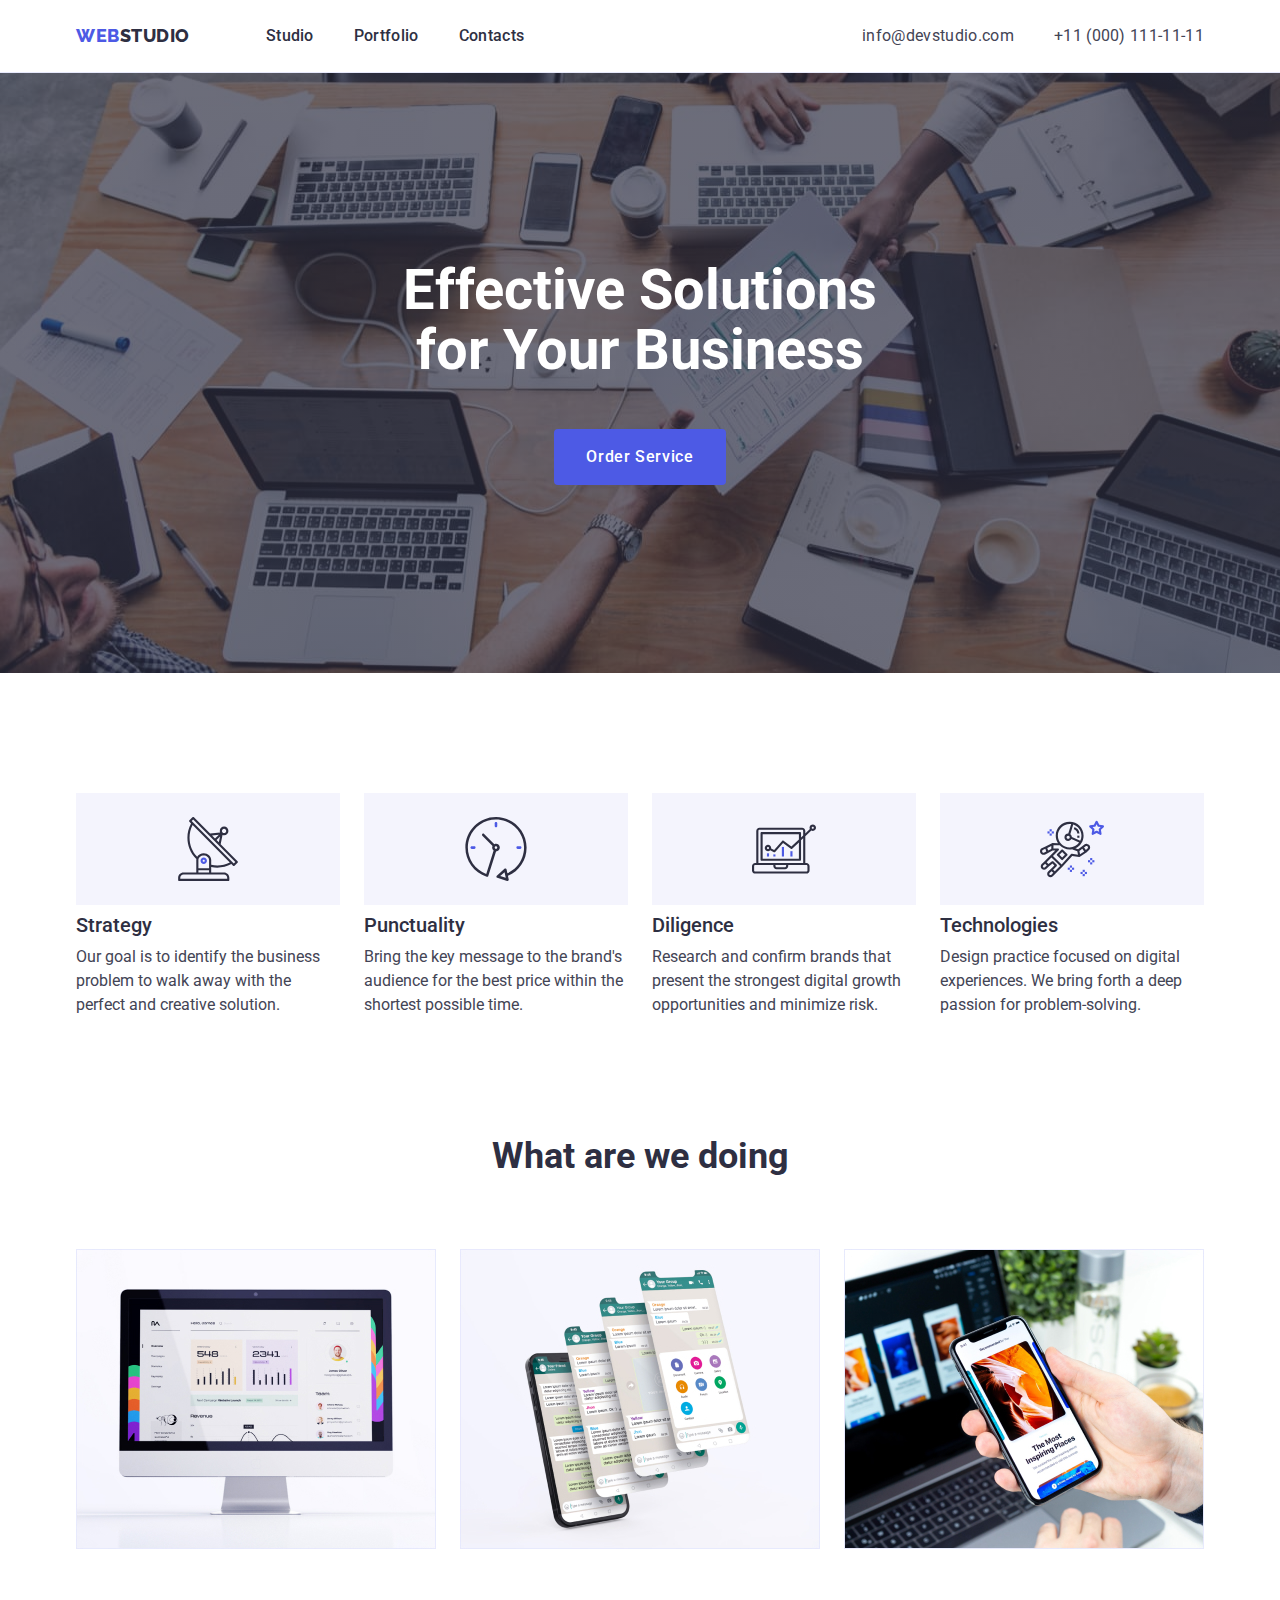
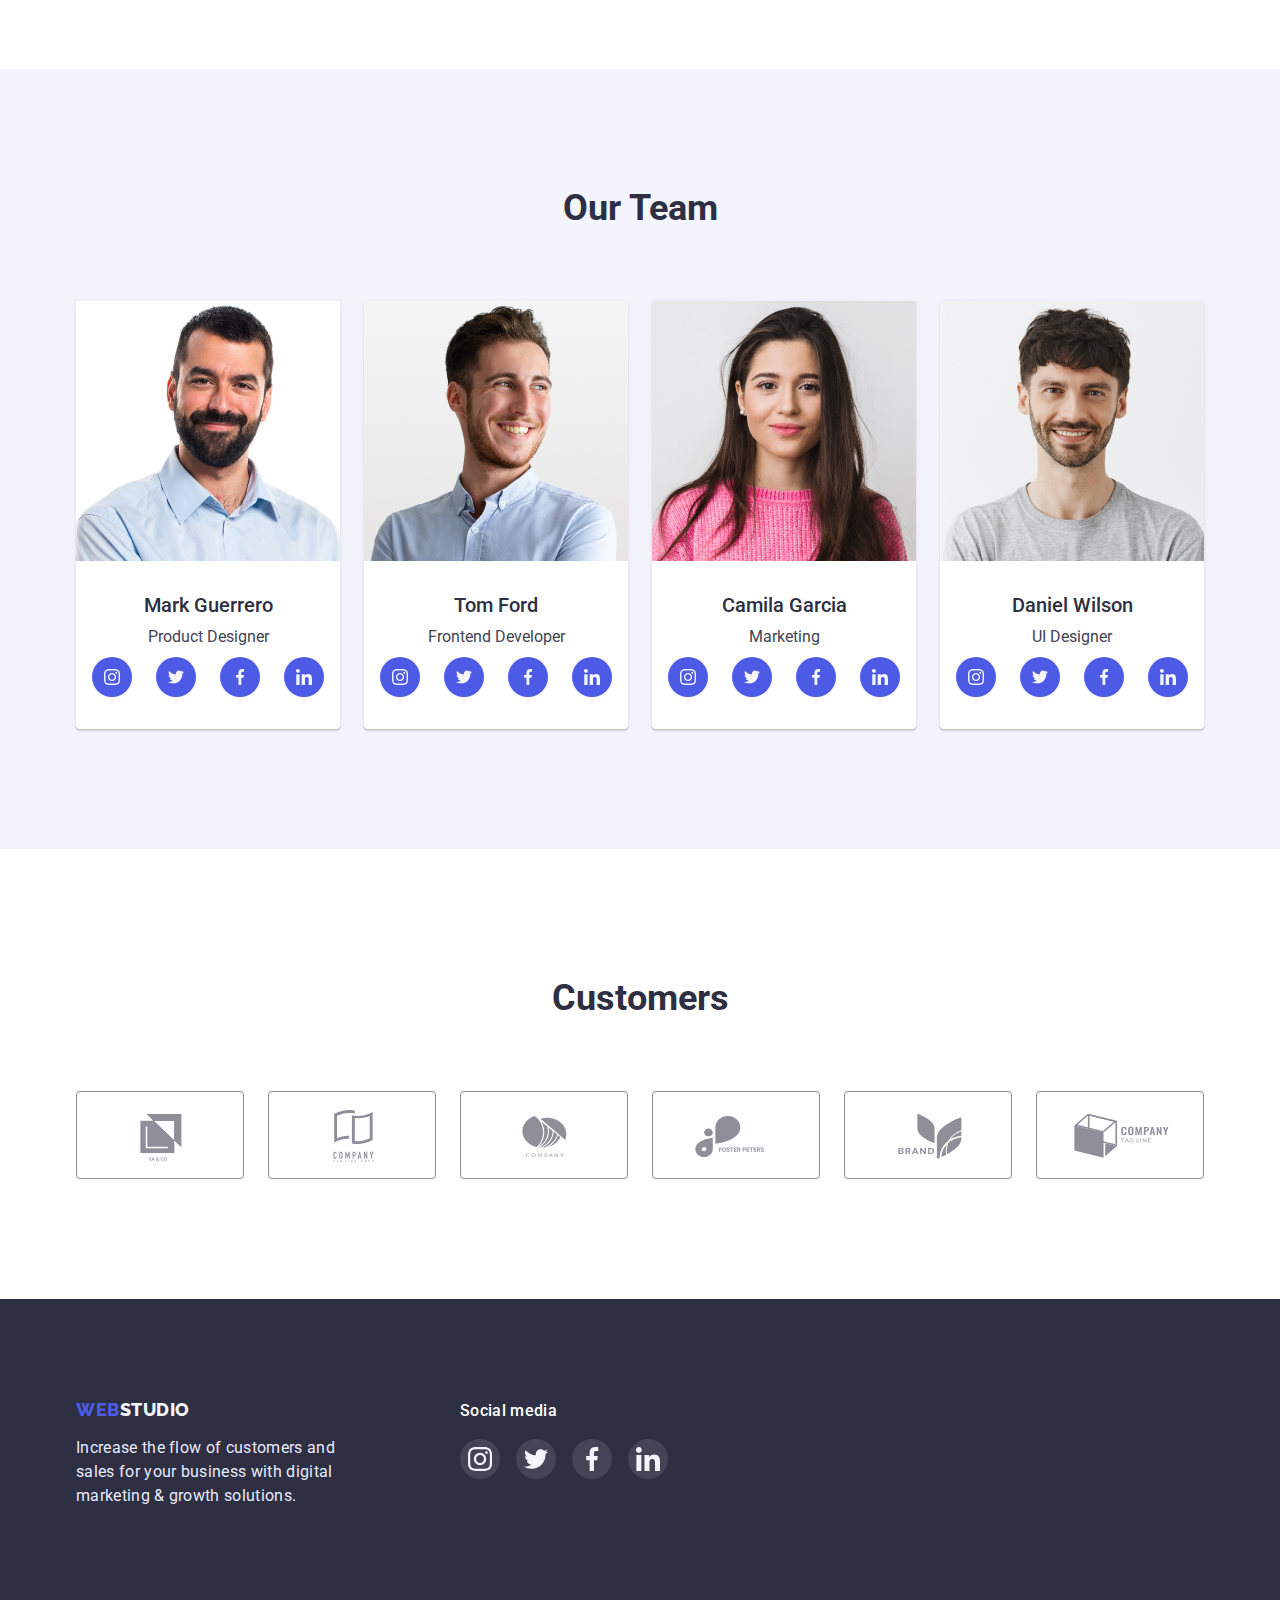
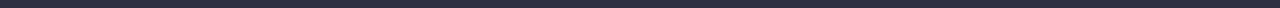
<file: index.html>
<!DOCTYPE html>
<html lang="en">
  <head>
    <meta charset="UTF-8" />
    <meta http-equiv="X-UA-Compatible" content="IE=edge" />
    <meta name="viewport" content="width=device-width, initial-scale=1.0" />
    <title>Studio</title>
    <link
      href="https://fonts.googleapis.com/css2?family=Raleway:wght@800&family=Roboto:wght@400;500;700;900&display=swap"
      rel="stylesheet"
    />
    <link
      rel="stylesheet"
      href="https://cdnjs.cloudflare.com/ajax/libs/modern-normalize/1.1.0/modern-normalize.min.css"
    />
    <link rel="stylesheet" href="./css/styles.css" />
  </head>

  <body>
    <!--Шапка сайту-->

    <header class="part-header">
      <div class="container header-container">
        <nav class="nav">
          <a href="" class="logo"
            ><span class="logo-partone">WEB</span>STUDIO</a
          >

          <ul class="list-header">
            <li class="navigator">
              <a class="nav-link" href="./index.html">Studio</a>
            </li>
            <li class="navigator">
              <a class="nav-link" href="./portfolio.html">Portfolio</a>
            </li>
            <li class="navigator"><a class="nav-link" href="">Contacts</a></li>
          </ul>
        </nav>

        <address>
          <ul class="list-header-contact">
            <li class="contact-item">
              <a class="contact-link" href="mailto:info@devstudio.com"
                >info@devstudio.com</a
              >
            </li>
            <li class="contact-item">
              <a class="contact-link" href="tel:+110001111111"
                >+11 (000) 111-11-11</a
              >
            </li>
          </ul>
        </address>
      </div>
    </header>

    <main>
      <!--Герой-->
      <section class="hero">
        <div class="container">
          <h1 class="hero-title">Effective Solutions for Your Business</h1>
          <button class="button primary">Order Service</button>
        </div>
      </section>

      <!--Переваги-->

      <section class="section-advantages">
        <div class="container">
          <h2 class="visually-hidden">Advantages</h2>

          <ul class="future-list">
            <li class="future-item">
              <div class="advantages-section">
                <svg class="advantages-icon">
                  <use href="./images/icons.svg.svg#icon-antenna-1"></use>
                </svg>
              </div>
              <h3 class="future-title">Strategy</h3>
              <p class="future-text">
                Our goal is to identify the business problem to walk away with
                the perfect and creative solution.
              </p>
            </li>

            <li class="future-item">
              <div class="advantages-section">
                <svg class="advantages-icon">
                  <use href="./images/icons.svg.svg#icon-clock-1"></use>
                </svg>
              </div>
              <h3 class="future-title list-type">Punctuality</h3>
              <p class="future-text">
                Bring the key message to the brand's audience for the best price
                within the shortest possible time.
              </p>
            </li>

            <li class="future-item">
              <div class="advantages-section">
                <svg class="advantages-icon">
                  <use href="./images/icons.svg.svg#icon-diagram-1"></use>
                </svg>
              </div>
              <h3 class="future-title list-type">Diligence</h3>
              <p class="future-text">
                Research and confirm brands that present the strongest digital
                growth opportunities and minimize risk.
              </p>
            </li>

            <li class="future-item">
              <div class="advantages-section">
                <svg class="advantages-icon">
                  <use href="./images/icons.svg.svg#icon-astronaut-1"></use>
                </svg>
              </div>
              <h3 class="future-title list-type">Technologies</h3>
              <p class="future-text">
                Design practice focused on digital experiences. We bring forth a
                deep passion for problem-solving.
              </p>
            </li>
          </ul>
        </div>
      </section>

      <!--Послуги-->
      <section class="section">
        <div class="container">
          <h2 class="section-title">What are we doing</h2>

          <ul class="services-list">
            <li class="services-item">
              <img src="./images/imag1.jpg" alt="computer" width="360" />
            </li>

            <li class="services-item">
              <img src="./images/imag2.jpg" alt="computer" width="360" />
            </li>

            <li class="services-item">
              <img src="./images/imag3.jpg" alt="computer" width="360" />
            </li>
          </ul>
        </div>
      </section>

      <!-- Команда-->
      <section class="team">
        <div class="container">
          <h2 class="section-title">Our Team</h2>

          <ul class="team-list">
            <li class="team-item">
              <img src="./images/photo1.jpg" alt="Mark Guerrero" width="264" />
              <div class="team-box">
                <h3 class="team-title">Mark Guerrero</h3>
                <p class="team-position">Product Designer</p>

                <ul class="social-list">
                  <li class="social-list-item">
                    <a href="" class="social-list-link">
                      <svg class="social-list-icon">
                        <use
                          href="./images/icons.svg.svg#icon-instagram-1"
                        ></use>
                      </svg>
                    </a>
                  </li>
                  <li class="social-list-item">
                    <a href="" class="social-list-link">
                      <svg class="social-list-icon">
                        <use href="./images/icons.svg.svg#icon-twitter-1"></use>
                      </svg>
                    </a>
                  </li>
                  <li class="social-list-item">
                    <a href="" class="social-list-link">
                      <svg class="social-list-icon">
                        <use
                          href="./images/icons.svg.svg#icon-facebook-1"
                        ></use>
                      </svg>
                    </a>
                  </li>
                  <li class="social-list-item">
                    <a href="" class="social-list-link">
                      <svg class="social-list-icon">
                        <use
                          href="./images/icons.svg.svg#icon-linkedin-1"
                        ></use>
                      </svg>
                    </a>
                  </li>
                </ul>
              </div>
            </li>

            <li class="team-item">
              <img src="./images/photo2.jpg" alt="Tom Ford" width="264" />
              <div class="team-box">
                <h3 class="team-title">Tom Ford</h3>
                <p class="team-position">Frontend Developer</p>

                <ul class="social-list">
                  <li class="social-list-item">
                    <a href="" class="social-list-link">
                      <svg class="social-list-icon">
                        <use
                          href="./images/icons.svg.svg#icon-instagram-1"
                        ></use>
                      </svg>
                    </a>
                  </li>
                  <li class="social-list-item">
                    <a href="" class="social-list-link">
                      <svg class="social-list-icon">
                        <use href="./images/icons.svg.svg#icon-twitter-1"></use>
                      </svg>
                    </a>
                  </li>
                  <li class="social-list-item">
                    <a href="" class="social-list-link">
                      <svg class="social-list-icon">
                        <use
                          href="./images/icons.svg.svg#icon-facebook-1"
                        ></use>
                      </svg>
                    </a>
                  </li>
                  <li class="social-list-item">
                    <a href="" class="social-list-link">
                      <svg class="social-list-icon">
                        <use
                          href="./images/icons.svg.svg#icon-linkedin-1"
                        ></use>
                      </svg>
                    </a>
                  </li>
                </ul>
              </div>
            </li>

            <li class="team-item">
              <img src="./images/photo3.jpg" alt="Camila Garcia" width="264" />
              <div class="team-box">
                <h3 class="team-title">Camila Garcia</h3>
                <p class="team-position">Marketing</p>

                <ul class="social-list">
                  <li class="social-list-item">
                    <a href="" class="social-list-link">
                      <svg class="social-list-icon">
                        <use
                          href="./images/icons.svg.svg#icon-instagram-1"
                        ></use>
                      </svg>
                    </a>
                  </li>
                  <li class="social-list-item">
                    <a href="" class="social-list-link">
                      <svg class="social-list-icon">
                        <use href="./images/icons.svg.svg#icon-twitter-1"></use>
                      </svg>
                    </a>
                  </li>
                  <li class="social-list-item">
                    <a href="" class="social-list-link">
                      <svg class="social-list-icon">
                        <use
                          href="./images/icons.svg.svg#icon-facebook-1"
                        ></use>
                      </svg>
                    </a>
                  </li>
                  <li class="social-list-item">
                    <a href="" class="social-list-link">
                      <svg class="social-list-icon">
                        <use
                          href="./images/icons.svg.svg#icon-linkedin-1"
                        ></use>
                      </svg>
                    </a>
                  </li>
                </ul>
              </div>
            </li>

            <li class="team-item">
              <img src="./images/photo4.jpg" alt="Daniel Wilson" width="264" />
              <div class="team-box">
                <h3 class="team-title">Daniel Wilson</h3>
                <p class="team-position">UI Designer</p>

                <ul class="social-list">
                  <li class="social-list-item">
                    <a href="" class="social-list-link">
                      <svg class="social-list-icon">
                        <use
                          href="./images/icons.svg.svg#icon-instagram-1"
                        ></use>
                      </svg>
                    </a>
                  </li>
                  <li class="social-list-item">
                    <a href="" class="social-list-link">
                      <svg class="social-list-icon">
                        <use href="./images/icons.svg.svg#icon-twitter-1"></use>
                      </svg>
                    </a>
                  </li>
                  <li class="social-list-item">
                    <a href="" class="social-list-link">
                      <svg class="social-list-icon">
                        <use
                          href="./images/icons.svg.svg#icon-facebook-1"
                        ></use>
                      </svg>
                    </a>
                  </li>
                  <li class="social-list-item">
                    <a href="" class="social-list-link">
                      <svg class="social-list-icon">
                        <use
                          href="./images/icons.svg.svg#icon-linkedin-1"
                        ></use>
                      </svg>
                    </a>
                  </li>
                </ul>
              </div>
            </li>
          </ul>
        </div>
      </section>
    </main>

    <!-- customers -->
    <section class="customers">
      <div class="container">
        <h2 class="customers-title section-title">Customers</h2>

        <ul class="customers-list">
          <li class="customers-list-item">
            <a href="" class="customers-list-link"
              ><svg class="customers-list-icon">
                <use href="./images/icons.svg.svg#icon-Logo"></use></svg
            ></a>
          </li>

          <li class="customers-list-item">
            <a href="" class="customers-list-link"
              ><svg class="customers-list-icon">
                <use href="./images/icons.svg.svg#icon-Logo-1"></use></svg
            ></a>
          </li>
          <li class="customers-list-item">
            <a href="" class="customers-list-link"
              ><svg class="customers-list-icon">
                <use href="./images/icons.svg.svg#icon-Logo-2"></use></svg
            ></a>
          </li>
          <li class="customers-list-item">
            <a href="" class="customers-list-link"
              ><svg class="customers-list-icon">
                <use href="./images/icons.svg.svg#icon-Logo-3"></use></svg
            ></a>
          </li>
          <li class="customers-list-item">
            <a href="" class="customers-list-link"
              ><svg class="customers-list-icon">
                <use href="./images/icons.svg.svg#icon-Logo-4"></use></svg
            ></a>
          </li>
          <li class="customers-list-item">
            <a href="" class="customers-list-link"
              ><svg class="customers-list-icon">
                <use href="./images/icons.svg.svg#icon-Logo-5"></use></svg
            ></a>
          </li>
        </ul>
      </div>
    </section>

    <!-- Футер -->

    <footer class="footer footer-block">
      <div class="container footer-block">
        <div class="logo-block">
          <a href="" class="logo-footer">
            <span class="logo-text">WEB</span>STUDIO
          </a>

          <p class="footer-text">
            Increase the flow of customers and sales for your business with
            digital marketing & growth solutions.
          </p>
        </div>

        <div class="social-footer">
          <p class="social-title-footer">Social media</p>
          <ul class="social-list-footer">
            <li class="social-list-item">
              <a href="" class="social-list-link-footer">
                <svg class="footer-icon">
                  <use href="./images/icons.svg.svg#icon-instagram-1"></use>
                </svg>
              </a>
            </li>
            <li class="social-list-item">
              <a href="" class="social-list-link-footer">
                <svg class="footer-icon">
                  <use href="./images/icons.svg.svg#icon-twitter-1"></use>
                </svg>
              </a>
            </li>
            <li class="social-list-item">
              <a href="" class="social-list-link-footer">
                <svg class="footer-icon">
                  <use href="./images/icons.svg.svg#icon-facebook-1"></use>
                </svg>
              </a>
            </li>
            <li class="social-list-item">
              <a href="" class="social-list-link-footer">
                <svg class="footer-icon">
                  <use href="./images/icons.svg.svg#icon-linkedin-1"></use>
                </svg>
              </a>
            </li>
          </ul>
        </div>
      </div>
    </footer>
  </body>
</html>
</file>
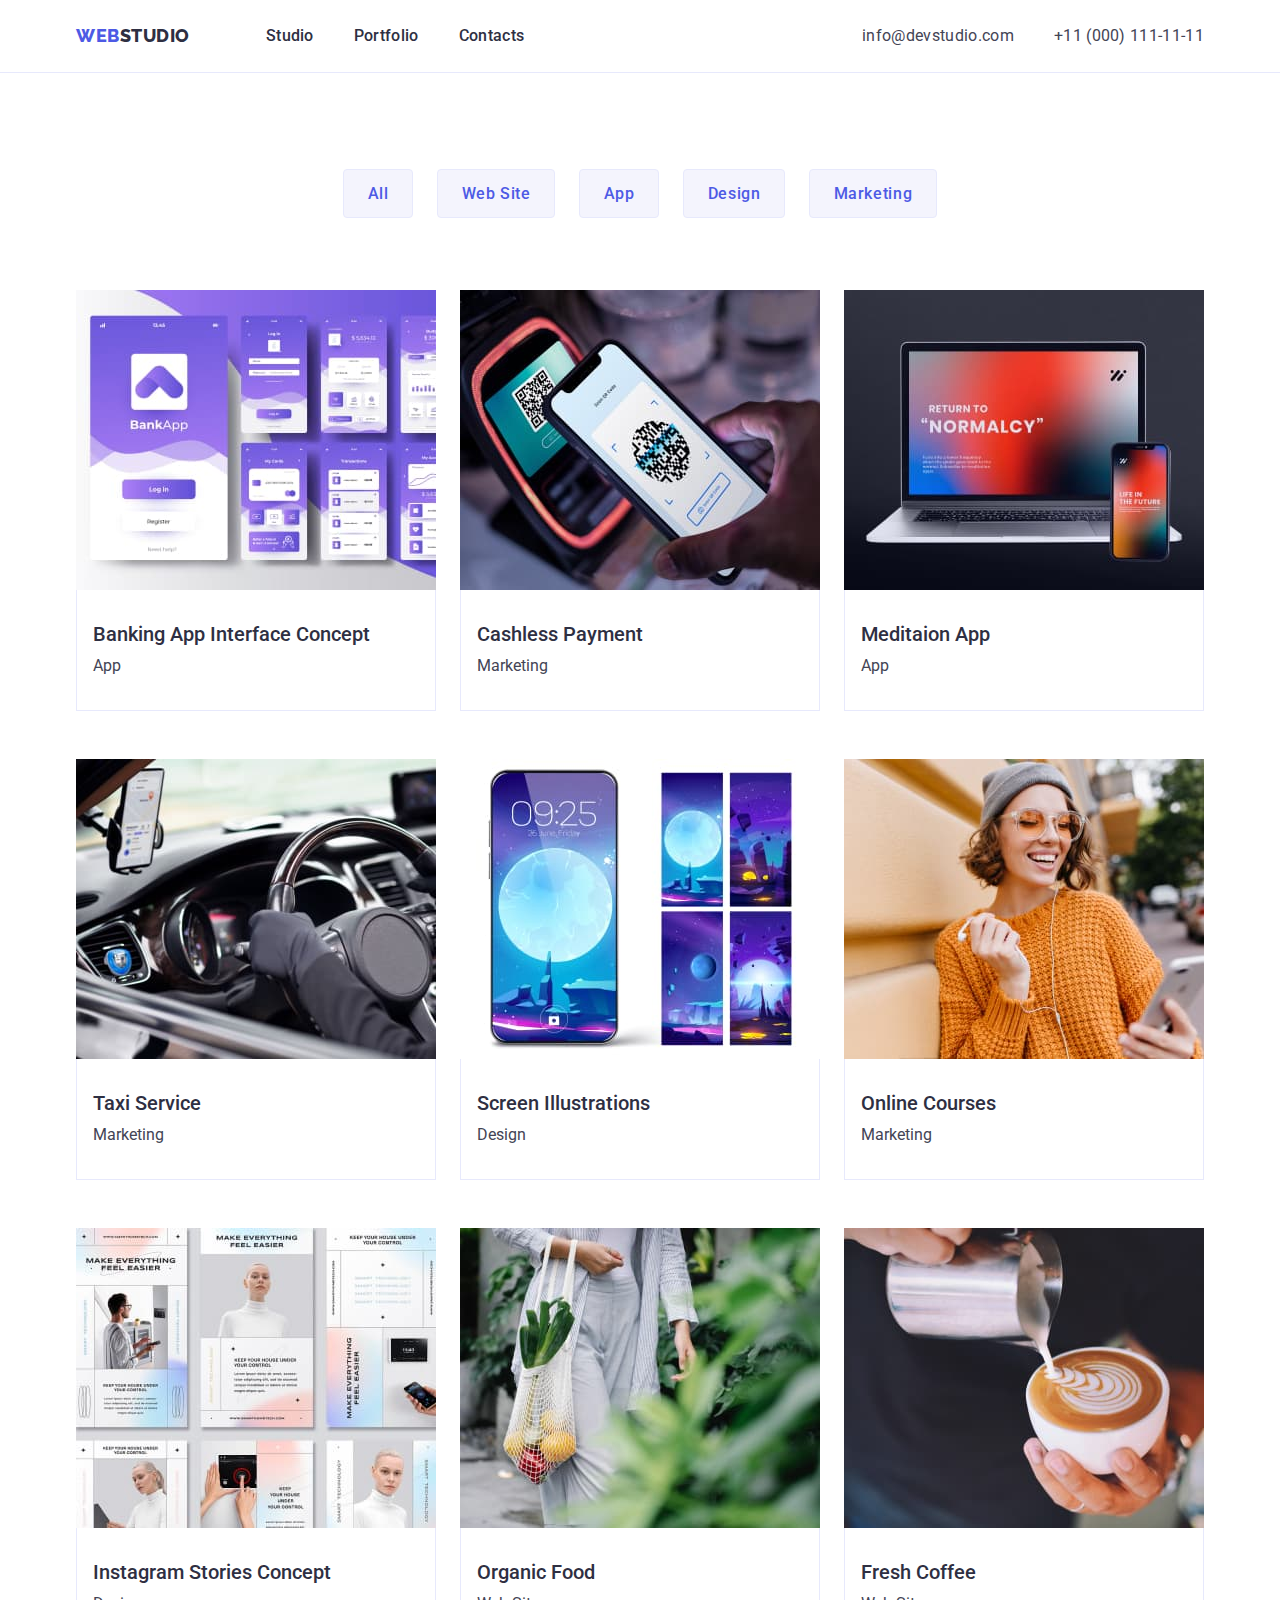
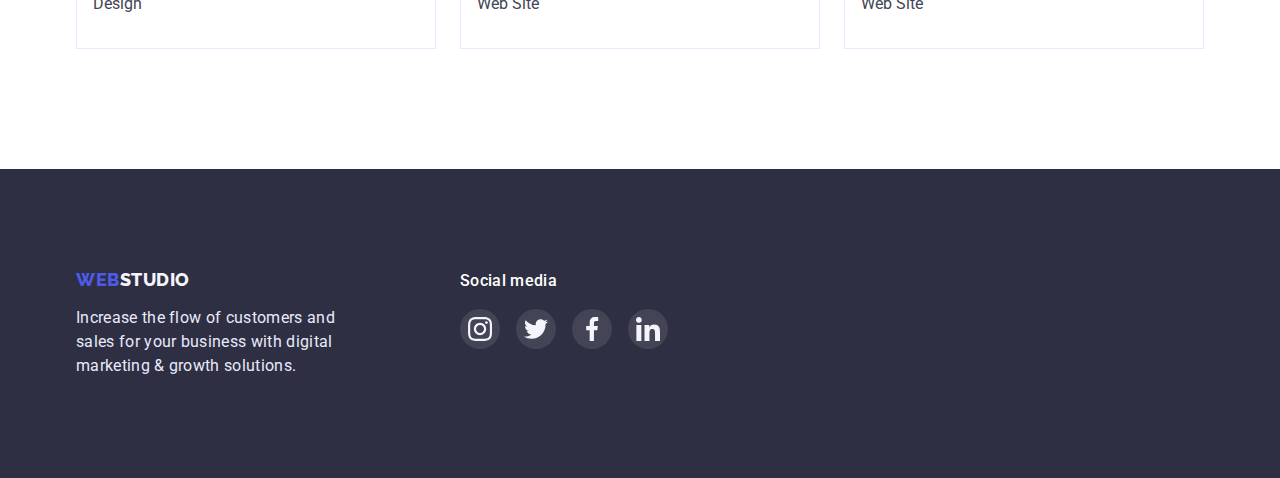
<file: portfolio.html>
<!DOCTYPE html>
<html lang="en">
  <head>
    <meta charset="UTF-8" />
    <meta http-equiv="X-UA-Compatible" content="IE=edge" />
    <meta name="viewport" content="width=device-width, initial-scale=1.0" />
    <title>Portfolio</title>
    <link
      href="https://fonts.googleapis.com/css2?family=Raleway:wght@800&family=Roboto:wght@400;500;700;900&display=swap"
      rel="stylesheet"
    />
    <link
      rel="stylesheet"
      href="https://cdnjs.cloudflare.com/ajax/libs/modern-normalize/1.1.0/modern-normalize.min.css"
    />
    <link rel="stylesheet" href="./css/styles.css" />
  </head>

  <body>
    <!--Шапка сайту-->

    <header class="part-header">
      <div class="container header-container">
        <nav class="nav">
          <a href="" class="logo"
            ><span class="logo-partone">WEB</span>STUDIO</a
          >

          <ul class="list-header">
            <li class="navigator">
              <a class="nav-link" href="./index.html">Studio</a>
            </li>
            <li class="navigator">
              <a class="nav-link" href="./portfolio.html">Portfolio</a>
            </li>
            <li class="navigator"><a class="nav-link" href="">Contacts</a></li>
          </ul>
        </nav>

        <address>
          <ul class="list-header-contact">
            <li class="contact-item">
              <a class="contact-link" href="mailto:info@devstudio.com"
                >info@devstudio.com</a
              >
            </li>
            <li class="contact-item">
              <a class="contact-link" href="tel:+110001111111"
                >+11 (000) 111-11-11</a
              >
            </li>
          </ul>
        </address>
      </div>
    </header>

    <main>
      <!--Портфоліо-->
      <section class="portfolio">
        <div class="container">
          <!--Фільтр-->
          <h1 class="visually-hidden">Portfolio</h1>

          <ul class="list-button">
            <li class="button-item">
              <button class="button" type="button">All</button>
            </li>
            <li class="button-item">
              <button class="button" type="button">Web Site</button>
            </li>
            <li class="button-item">
              <button class="button" type="button">App</button>
            </li>
            <li class="button-item">
              <button class="button" type="button">Design</button>
            </li>
            <li class="button-item">
              <button class="button" type="button">Marketing</button>
            </li>
          </ul>

          <!--Меню-->

          <ul class="project-list">
            <li class="project-item">
              <img src="./images/img1.jpg" alt="App" width="360" />
              <div class="project-box">
                <h2 class="project-title">Banking App Interface Concept</h2>
                <p class="project-text">App</p>
              </div>
            </li>

            <li class="project-item">
              <img src="./images/img2.jpg" alt="App" width="360" />
              <div class="project-box">
                <h2 class="project-title">Cashless Payment</h2>
                <p class="project-text">Marketing</p>
              </div>
            </li>

            <li class="project-item">
              <img src="./images/img3.jpg" alt="App" width="360" />
              <div class="project-box">
                <h2 class="project-title">Meditaion App</h2>
                <p class="project-text">App</p>
              </div>
            </li>

            <li class="project-item">
              <img src="./images/img4.jpg" alt="App" width="360" />
              <div class="project-box">
                <h2 class="project-title">Taxi Service</h2>
                <p class="project-text">Marketing</p>
              </div>
            </li>

            <li class="project-item">
              <img src="./images/img5.jpg" alt="App" width="360" />
              <div class="project-box">
                <h2 class="project-title">Screen Illustrations</h2>
                <p class="project-text">Design</p>
              </div>
            </li>

            <li class="project-item">
              <img src="./images/img6.jpg" alt="App" width="360" />
              <div class="project-box">
                <h2 class="project-title">Online Courses</h2>
                <p class="project-text">Marketing</p>
              </div>
            </li>

            <li class="project-item">
              <img src="./images/img7.jpg" alt="App" width="360" />
              <div class="project-box">
                <h2 class="project-title">Instagram Stories Concept</h2>
                <p class="project-text">Design</p>
              </div>
            </li>

            <li class="project-item">
              <img src="./images/img8.jpg" alt="App" width="360" />
              <div class="project-box">
                <h2 class="project-title">Organic Food</h2>
                <p class="project-text">Web Site</p>
              </div>
            </li>

            <li class="project-item">
              <img src="./images/img9.jpg" alt="App" width="360" />
              <div class="project-box">
                <h2 class="project-title">Fresh Coffee</h2>
                <p class="project-text">Web Site</p>
              </div>
            </li>
          </ul>
        </div>
      </section>
    </main>

    <!-- Футер -->
    <footer class="footer footer-block">
      <div class="container footer-block">
        <div class="logo-block">
          <a href="" class="logo-footer">
            <span class="logo-text">WEB</span>STUDIO
          </a>

          <p class="footer-text">
            Increase the flow of customers and sales for your business with
            digital marketing & growth solutions.
          </p>
        </div>

        <div class="social-footer">
          <p class="social-title-footer">Social media</p>
          <ul class="social-list-footer">
            <li class="social-list-item">
              <a href="" class="social-list-link-footer">
                <svg class="footer-icon">
                  <use href="./images/icons.svg.svg#icon-instagram-1"></use>
                </svg>
              </a>
            </li>
            <li class="social-list-item">
              <a href="" class="social-list-link-footer">
                <svg class="footer-icon">
                  <use href="./images/icons.svg.svg#icon-twitter-1"></use>
                </svg>
              </a>
            </li>
            <li class="social-list-item">
              <a href="" class="social-list-link-footer">
                <svg class="footer-icon">
                  <use href="./images/icons.svg.svg#icon-facebook-1"></use>
                </svg>
              </a>
            </li>
            <li class="social-list-item">
              <a href="" class="social-list-link-footer">
                <svg class="footer-icon">
                  <use href="./images/icons.svg.svg#icon-linkedin-1"></use>
                </svg>
              </a>
            </li>
          </ul>
        </div>
      </div>
    </footer>
  </body>
</html>
</file>
<file: css/styles.css>
h1,
h2,
h3,
p {
    margin-top: 0;
    margin-bottom: 0;
    padding-left: 0;
}

ul {
    margin-top: 0;
    margin-bottom: 0;
    list-style: none;
}

img {
    display: block;
}

:root {
    --p-text-color: #434455;
    --background-color: #E5E5E5;
    --nav-text-color: #2E2F42;
    --blu-color: #4D5AE5;
    --white-fon: #ffffff;
    --color-F4F4FD: #F4F4FD;
    --color-E7E9FC: #E7E9FC;
    --color-404BBF: #404BBF;
    --customers-icon-color: #8E8F99;

}

/* Body */
body {
    background-color: var(--white-fon);
    color: var(--p-text-color);
    font-family: 'Roboto', sans-serif;
    line-height: 1.5;

}



.container {
    width: 1158px;
    margin-left: auto;
    margin-right: auto;

    padding-left: 15px;
    padding-right: 15px;
}


.future-list {
    display: flex;
    gap: 24px;

    padding: 0;
}


.project-list {
    display: flex;
    flex-wrap: wrap;
    column-gap: 24px;
    row-gap: 48px;
    padding: 0;
}

.project-box {
    background-color: var(--white-fon);
    padding-top: 32px;
    padding-bottom: 32px;
    border: 1px solid var(--color-E7E9FC);
    border-top: none;
    padding-left: 16px;

}

.project-title {
    margin-bottom: 8px;
    color: var(--nav-text-color);
    font-weight: 500;
    font-size: 20px;
    line-height: 1.2;
}


.project-item:hover,
.project-item:focus {
    box-shadow: 0px 1px 6px rgba(46, 47, 66, 0.08), 0px 1px 1px rgba(46, 47, 66, 0.16), 0px 2px 1px rgba(46, 47, 66, 0.08);
}

.list-button {
    display: flex;
    justify-content: center;
    gap: 24px;
    margin-bottom: 72px;
    padding: 0;



}


.team-item {
    border-radius: 0px 0px 4px 4px;
    background-color: var(--white-fon);
    box-shadow: 0px 1px 6px rgba(46, 47, 66, 0.08), 0px 1px 1px rgba(46, 47, 66, 0.16), 0px 2px 1px rgba(46, 47, 66, 0.08);
}

.team-box {
    padding-top: 32px;
    padding-bottom: 32px;
    text-align: center;
}

.team-title {
    font-weight: 500;
    font-size: 20px;
    line-height: 1.2;
    color: var(--nav-text-color);
    margin-bottom: 8px;
}

.team-position {
    margin-bottom: 8px;
}



a:link {
    text-decoration: none;
}

/* ХЕДР ФЛЕКС */
.header-container {
    display: flex;
    align-items: center;

}

.nav {
    display: flex;
    align-items: center;
}

.list-header {

    display: flex;
    align-items: center;
    padding-left: 0;

}

.navigator:not(:last-child) {
    margin-right: 40px;

}

address {
    margin-left: auto;
}

.list-header-contact {

    display: flex;
    align-items: center;
    padding: 0;
}

.contact-item:not(:last-child) {
    margin-right: 40px;

}


/* ХEДР ФЛЕКС */


.visually-hidden {
    position: absolute;
    white-space: nowrap;
    width: 1px;
    height: 1px;
    overflow: hidden;
    border: 0;
    padding: 0;
    clip: rect(0 0 0 0);
    clip-path: inset(50%);
    margin: -1px;
}


/* logo */
.logo {
    font-family: 'Raleway';
    font-weight: 800;
    font-size: 18px;
    line-height: 1.33;
    letter-spacing: 0.03em;
    color: var(--nav-text-color);
    margin-right: 76px;
}

.logo .logo-partone {
    color: var(--blu-color);
}

/* logo footer */
.logo-footer {
    font-family: 'Raleway';
    font-weight: 800;
    font-size: 18px;
    line-height: 1.17;
    letter-spacing: 0.03em;
    color: var(--color-F4F4FD);
    margin-bottom: 16px;
    display: block;
}

/* FOOTER */
.footer {
    padding-top: 100px;
    padding-bottom: 100px;
    background-color: var(--nav-text-color);

}

.footer-text {
    letter-spacing: 0.02em;
    width: 264px;
    color: var(--color-E7E9FC);
}


.logo-text {

    color: var(--blu-color);
}


/* хедр */
.part-header {
    border-bottom: 1px solid var(--color-E7E9FC);
}


.nav-link {
    color: var(--nav-text-color);
    font-weight: 500;
    letter-spacing: 0.02em;
    display: block;
    padding: 24px 0;
}

.nav-link:hover,
.nav-link:focus {
    color: var(--color-404BBF);
}

.contact-link {
    color: var(--p-text-color);
    letter-spacing: 0.02em;
    font-style: normal;
}

.contact-link:hover,
.contact-link:focus {
    color: var(--color-404BBF);
}


/* Hero */
.hero-title {
    text-align: center;
    width: 494px;
    margin-bottom: 48px;
    margin-left: auto;
    margin-right: auto;

    color: var(--white-fon);
    font-weight: 700;
    font-size: 56px;
    line-height: 1.07;
}

.hero {
    max-width: 1440px;
    margin: 0 auto;
    padding-top: 188px;
    padding-bottom: 188px;
    background-color: var(--nav-text-color);

    background-image: linear-gradient(rgba(46, 47, 66, 0.7), rgba(46, 47, 66, 0.7)), url(../images/hero\ image.jpg);
    background-size: cover;
    background-color: rgba(46, 47, 66, 0.7);
}

.portfolio {
    padding-top: 96px;
    padding-bottom: 120px;

}

.section {
    padding-bottom: 120px;
}


.section-advantages {
    padding-top: 120px;
    padding-bottom: 120px;
}

.team {
    background-color: var(--color-F4F4FD);
    padding-top: 120px;
    padding-bottom: 120px;
}



/* h2 */
.section-title {
    margin-bottom: 72px;
    color: var(--nav-text-color);
    font-weight: 700;
    font-size: 36px;
    line-height: 1.11;
    text-align: center;
}

.services-list {
    display: flex;
    gap: 24px;
    padding: 0;
}

.team-list {
    display: flex;
    gap: 24px;

    padding: 0;
}



/* h3 */

.future-title {
    font-weight: 500;
    font-size: 20px;
    line-height: 1.2;
    margin-bottom: 8px;
    color: var(--nav-text-color);
}




.button {
    display: inline-block;
    border: 1px solid var(--color-E7E9FC);
    border-radius: 4px;
    padding: 11.5px 23.5px;
    min-width: 69px;
    text-align: center;

    background-color: var(--color-F4F4FD);
    color: var(--blu-color);
    font-family: inherit;
    font-weight: 500;
    font-size: 16px;
    line-height: 1.5;
    letter-spacing: 0.04em;
    cursor: pointer;
}

.button:hover,
.button:focus {
    background-color: var(--color-404BBF);
    color: var(--white-fon);
    box-shadow: 0px 3px 1px rgba(0, 0, 0, 0.1), 0px 2px 1px rgba(0, 0, 0, 0.08), 0px 2px 2px rgba(0, 0, 0, 0.12);

}

.button.primary {
    display: block;
    margin-left: auto;
    margin-right: auto;
    padding: 16px 32px;
    border: none;
    background-color: var(--blu-color);
    color: var(--white-fon);
    font-family: inherit;
    font-weight: 500;
    font-size: 16px;
    line-height: 1.5;
    letter-spacing: 0.04em;
}

.button.primary:hover,
.button.primary:focus {
    background-color: var(--color-404BBF);
}


/* соцмережі тім */

.social-list-link {
    display: flex;
    justify-content: center;
    align-items: center;
    width: 40px;
    height: 40px;
    border-radius: 50%;
    background-color: var(--blu-color);
}

.social-list-link:hover,
.social-list-link:focus {
    background-color: var(--color-404BBF);
}


.social-list {
    display: flex;
    justify-content: center;
    gap: 24px;
    padding-left: 0;
}

.social-list-icon {
    fill: var(--color-F4F4FD);
    width: 16px;
    height: 16px;
}

/* соцмережі футер */

.footer-icon {
    fill: var(--color-F4F4FD);
    width: 24px;
    height: 24px;

}

.footer-block {
    display: flex;
    align-items: baseline;

}

.social-footer {
    margin-left: 120px;
}

.social-title-footer {
    display: block;
    font-weight: 500;
    color: var(--white-fon);
    letter-spacing: 0.02em;
    margin-bottom: 16px;

}

.social-list-footer {
    display: flex;
    gap: 16px;
    padding-left: 0;
}

.social-list-link-footer {
    display: flex;
    justify-content: center;
    align-items: center;
    width: 40px;
    height: 40px;
    border-radius: 50%;
    background-color: rgba(255, 255, 255, 0.1);
}

.social-list-link-footer:hover,
.social-list-link-footer:focus {
    background-color: #31D0AA;
}

/* customers */

.customers {
    padding-top: 130px;
    padding-bottom: 120px;
}

.customers-list {
    display: flex;
    justify-content: center;
    gap: 24px;
    padding-left: 0;

}

.customers-list-link {
    display: flex;
    justify-content: center;
    align-items: center;
    width: 168px;
    height: 88px;
    border: 1px solid var(--customers-icon-color);
    border-radius: 4px;
}

.customers-list-icon {
    fill: var(--customers-icon-color);
    width: 104px;
    height: 56px;
}


.customers-list-link:hover,
.customers-list-link:focus {
    border: 1px solid var(--color-404BBF);
}


.customers-list-link:hover .customers-list-icon,
.customers-list-link:focus .customers-list-icon {
    fill: var(--color-404BBF)
}


/* advantages */

.advantages-section {
    display: flex;
    justify-content: center;
    align-items: center;
    width: 264px;
    height: 112px;

    background-color: var(--color-F4F4FD);
    margin-bottom: 8px;
}


.advantages-icon {
    fill: var(--nav-text-color);
    width: 64px;
    height: 64px;
}
</file>
